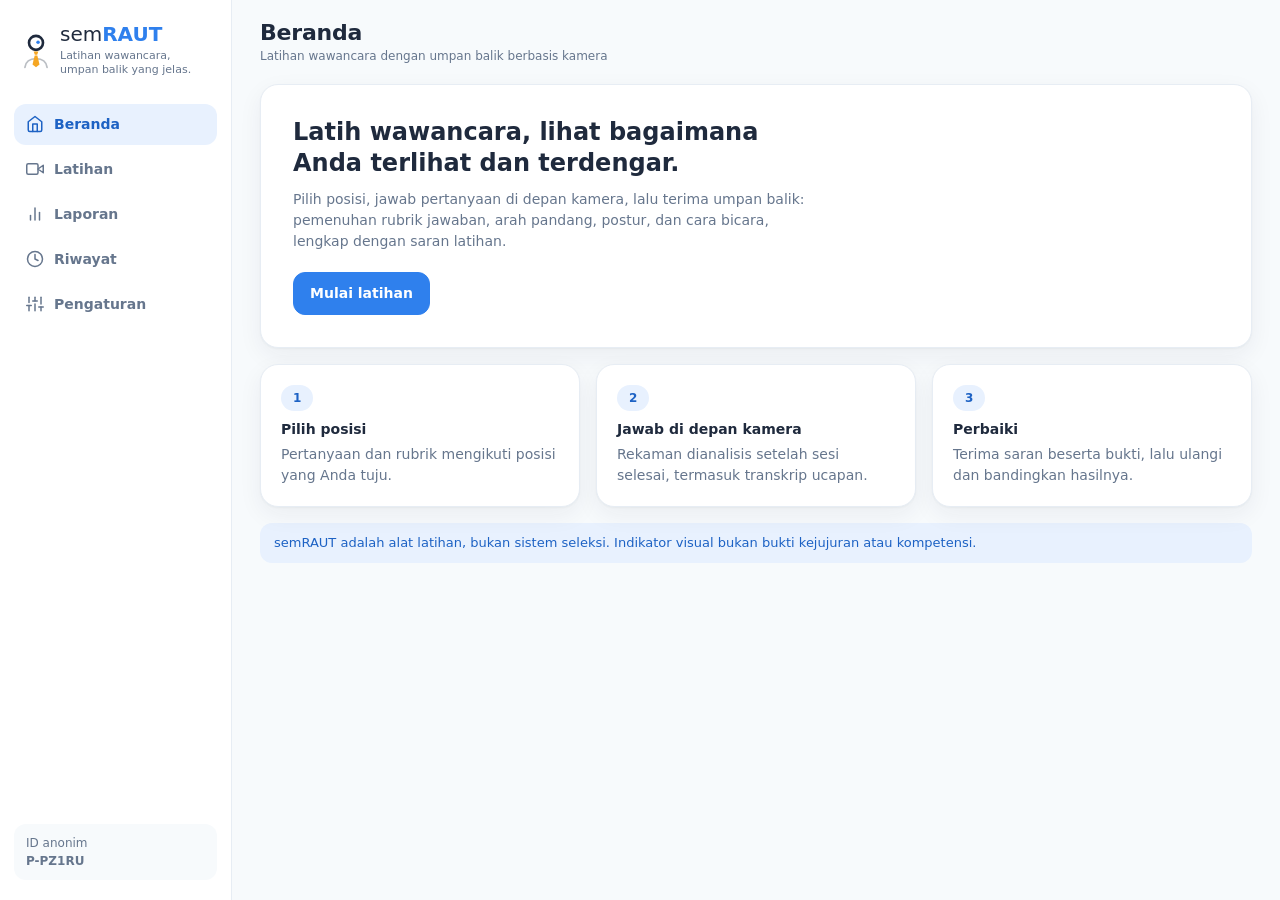
<file: web/index.html>
<!doctype html>
<html lang="id" data-theme="langit">
<head>
  <meta charset="utf-8"><meta name="viewport" content="width=device-width,initial-scale=1">
  <title>Beranda</title>
  <link rel="icon" href="assets/img/favicon.svg">
  <link rel="stylesheet" href="assets/css/tokens.css">
  <link rel="stylesheet" href="assets/css/base.css">
  <link rel="stylesheet" href="assets/css/components.css">
  <link rel="stylesheet" href="assets/css/pages/home.css">
</head>
<body data-root="">
  <div id="content" class="stack">
    <section class="card hero">
      <h2>Latih wawancara, lihat bagaimana Anda terlihat dan terdengar.</h2>
      <p class="muted">Pilih posisi, jawab pertanyaan di depan kamera, lalu terima umpan balik: pemenuhan rubrik jawaban, arah pandang, postur, dan cara bicara, lengkap dengan saran latihan.</p>
      <a class="btn primary" href="pages/roles.html">Mulai latihan</a>
    </section>
    <section class="grid g3">
      <div class="card"><span class="chip">1</span><h3>Pilih posisi</h3><p class="muted">Pertanyaan dan rubrik mengikuti posisi yang Anda tuju.</p></div>
      <div class="card"><span class="chip">2</span><h3>Jawab di depan kamera</h3><p class="muted">Rekaman dianalisis setelah sesi selesai, termasuk transkrip ucapan.</p></div>
      <div class="card"><span class="chip">3</span><h3>Perbaiki</h3><p class="muted">Terima saran beserta bukti, lalu ulangi dan bandingkan hasilnya.</p></div>
    </section>
    <section class="card last" id="lastCard" hidden>
      <div><div class="muted small">Laporan terakhir</div><b id="lastRole"></b><div class="muted small" id="lastDate"></div></div>
      <div><b class="last-score" id="lastScore"></b><div class="muted small">pemenuhan rubrik</div></div>
      <a class="btn" id="lastLink" href="#">Buka laporan</a>
    </section>
    <p class="banner">semRAUT adalah alat latihan, bukan sistem seleksi. Indikator visual bukan bukti kejujuran atau kompetensi.</p>
  </div>
  <script type="module" src="assets/js/pages/home.js"></script>
</body>
</html>
</file>
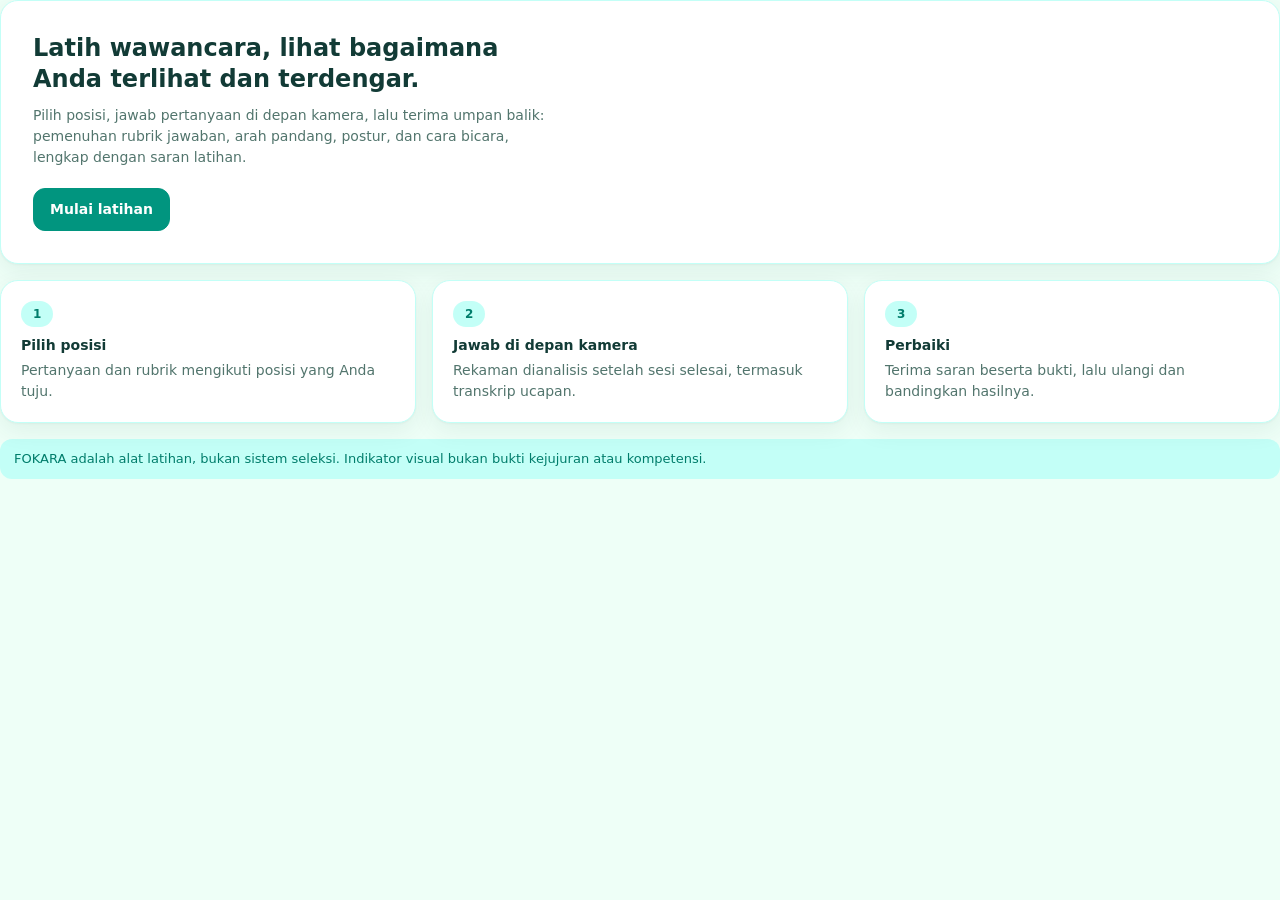
<file: frontend/web/index.html>
<!doctype html>
<html lang="id" data-theme="langit">

<head>
  <meta charset="utf-8">
  <meta name="viewport" content="width=device-width,initial-scale=1">

  <title>FOKARA</title>

  <link
    rel="icon"
    href="assets/img/favicon.svg"
  >

  <link
    rel="stylesheet"
    href="assets/css/tokens.css"
  >

  <link
    rel="stylesheet"
    href="assets/css/base.css"
  >

  <link
    rel="stylesheet"
    href="assets/css/components.css"
  >

  <link
    rel="stylesheet"
    href="assets/css/pages/home.css"
  >
</head>

<body data-root="">

  <div id="content" class="stack">

    <section class="card hero">

      <h2>
        Latih wawancara, lihat bagaimana Anda terlihat dan terdengar.
      </h2>

      <p class="muted">
        Pilih posisi, jawab pertanyaan di depan kamera, lalu terima
        umpan balik: pemenuhan rubrik jawaban, arah pandang, postur,
        dan cara bicara, lengkap dengan saran latihan.
      </p>

      <a class="btn primary" href="pages/roles.html">
        Mulai latihan
      </a>

    </section>

    <section class="grid g3">

      <div class="card">
        <span class="chip">1</span>
        <h3>Pilih posisi</h3>
        <p class="muted">
          Pertanyaan dan rubrik mengikuti posisi yang Anda tuju.
        </p>
      </div>

      <div class="card">
        <span class="chip">2</span>
        <h3>Jawab di depan kamera</h3>
        <p class="muted">
          Rekaman dianalisis setelah sesi selesai, termasuk transkrip ucapan.
        </p>
      </div>

      <div class="card">
        <span class="chip">3</span>
        <h3>Perbaiki</h3>
        <p class="muted">
          Terima saran beserta bukti, lalu ulangi dan bandingkan hasilnya.
        </p>
      </div>

    </section>

    <section class="card last" id="lastCard" hidden>

      <div>
        <div class="muted small">Laporan terakhir</div>
        <b id="lastRole"></b>
        <div class="muted small" id="lastDate"></div>
      </div>

      <div>
        <b class="last-score" id="lastScore"></b>
        <div class="muted small">pemenuhan rubrik</div>
      </div>

      <a class="btn" id="lastLink" href="#">
        Buka laporan
      </a>

    </section>

    <p class="banner">
      FOKARA adalah alat latihan, bukan sistem seleksi.
      Indikator visual bukan bukti kejujuran atau kompetensi.
    </p>

  </div>

  <script
    type="module"
    src="assets/js/pages/home.js"
  ></script>

</body>
</html>
</file>
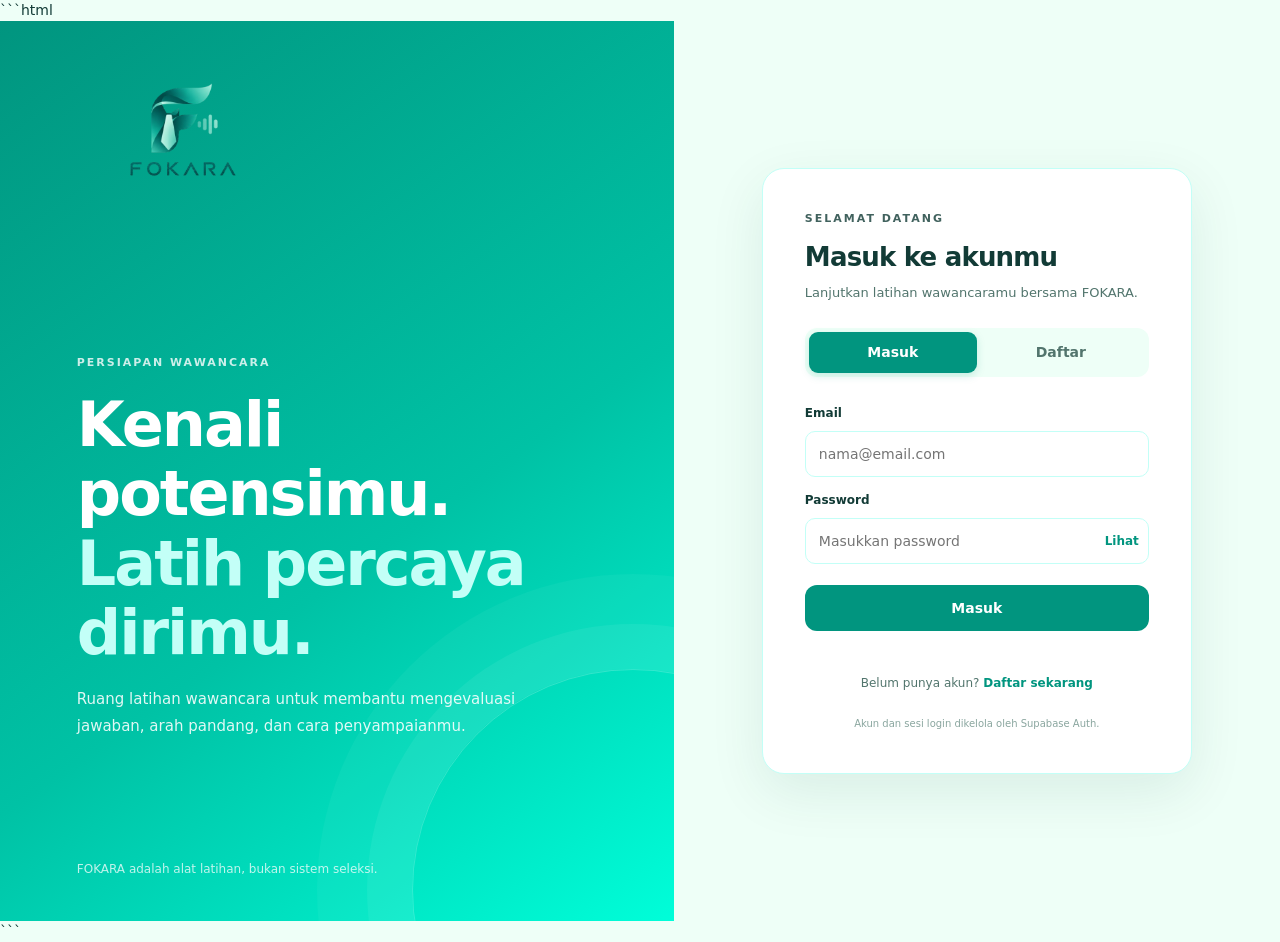
<file: frontend/web/login.html>
```html
<!doctype html>
<html lang="id" data-theme="langit">

<head>
  <meta charset="utf-8">
  <meta name="viewport" content="width=device-width,initial-scale=1">
  <meta name="theme-color" content="#01957F">

  <title>Masuk · FOKARA</title>

  <link rel="icon" href="assets/img/favicon.svg">
  <link rel="stylesheet" href="assets/css/tokens.css">
  <link rel="stylesheet" href="assets/css/base.css">
  <link rel="stylesheet" href="assets/css/components.css">
  <link rel="stylesheet" href="assets/css/pages/auth.css">

  <style>
    .auth-brand {
      display: inline-flex;
      align-items: center;
      text-decoration: none;
      margin-bottom: 32px;
    }

    .auth-logo {
      display: block;
      width: 210px;
      max-width: 100%;
      height: auto;
      object-fit: contain;
    }

    .auth-disclaimer {
      line-height: 1.6;
    }

    @media (max-width: 768px) {
      .auth-logo {
        width: 175px;
      }
    }
  </style>
</head>

<body class="auth-page" data-root="">

  <main class="auth-layout">

    <!-- BAGIAN INTRO / BRAND -->
    <section class="auth-intro">

      <a class="auth-brand" href="login.html" aria-label="FOKARA">
        <img
          src="assets/img/fokara-logo.png"
          alt="FOKARA"
          class="auth-logo"
        >
      </a>

      <div class="auth-intro-copy">
        <span class="auth-kicker">PERSIAPAN WAWANCARA</span>

        <h1>
          Kenali potensimu.<br>
          <span>Latih percaya dirimu.</span>
        </h1>

        <p>
          Ruang latihan wawancara untuk membantu mengevaluasi jawaban,
          arah pandang, dan cara penyampaianmu.
        </p>
      </div>

      <p class="auth-disclaimer">
        FOKARA adalah alat latihan, bukan sistem seleksi.
      </p>

    </section>


    <!-- BAGIAN FORM LOGIN -->
    <section class="auth-panel-wrap">

      <div class="auth-panel">

        <div class="auth-heading">
          <span class="auth-kicker">SELAMAT DATANG</span>

          <h2 id="formTitle">Masuk ke akunmu</h2>

          <p id="formSubtitle">
            Lanjutkan latihan wawancaramu bersama FOKARA.
          </p>
        </div>


        <!-- TAB LOGIN DAN REGISTER -->
        <div class="auth-tabs" role="tablist" aria-label="Jenis autentikasi">

          <button
            class="auth-tab active"
            id="loginTab"
            type="button"
          >
            Masuk
          </button>

          <button
            class="auth-tab"
            id="registerTab"
            type="button"
          >
            Daftar
          </button>

        </div>


        <!-- FORM AUTENTIKASI -->
        <form
          id="authForm"
          class="auth-form"
          method="post"
          action="#"
          onsubmit="return false;"
        >

          <!-- NAMA LENGKAP -->
          <div id="nameWrap" hidden>
            <label for="fullName">Nama lengkap</label>

            <input
              id="fullName"
              name="fullName"
              type="text"
              placeholder="Nama lengkap"
              autocomplete="name"
              minlength="2"
            >
          </div>


          <!-- EMAIL -->
          <label for="email">Email</label>

          <input
            id="email"
            name="email"
            type="email"
            placeholder="nama@email.com"
            autocomplete="email"
            required
          >


          <!-- PASSWORD -->
          <label for="password">Password</label>

          <div class="password-wrap">

            <input
              id="password"
              name="password"
              type="password"
              placeholder="Masukkan password"
              autocomplete="current-password"
              minlength="8"
              required
            >

            <button
              type="button"
              id="togglePassword"
              class="password-toggle"
              aria-label="Tampilkan password"
            >
              Lihat
            </button>

          </div>


          <!-- KONFIRMASI PASSWORD -->
          <div id="confirmWrap" hidden>

            <label for="confirmPassword">
              Konfirmasi password
            </label>

            <input
              id="confirmPassword"
              name="confirmPassword"
              type="password"
              placeholder="Ulangi password"
              autocomplete="new-password"
              minlength="8"
            >

          </div>


          <!-- TOMBOL SUBMIT -->
          <button
            id="submitBtn"
            class="btn primary auth-submit"
            type="submit"
          >
            Masuk
          </button>


          <!-- PESAN AUTENTIKASI -->
          <p
            id="authMessage"
            class="auth-message"
            role="status"
            aria-live="polite"
          ></p>

        </form>


        <!-- PINDAH LOGIN / REGISTER -->
        <p class="auth-switch" id="switchText">

          <span id="switchPrompt">
            Belum punya akun?
          </span>

          <button
            type="button"
            id="switchMode"
          >
            Daftar sekarang
          </button>

        </p>


        <!-- INFORMASI KEAMANAN -->
        <p class="auth-security">
          Akun dan sesi login dikelola oleh Supabase Auth.
        </p>

      </div>

    </section>

  </main>


  <!-- JAVASCRIPT AUTENTIKASI -->
  <script
    type="module"
    src="assets/js/pages/login.js"
  ></script>

</body>
</html>
```
</file>
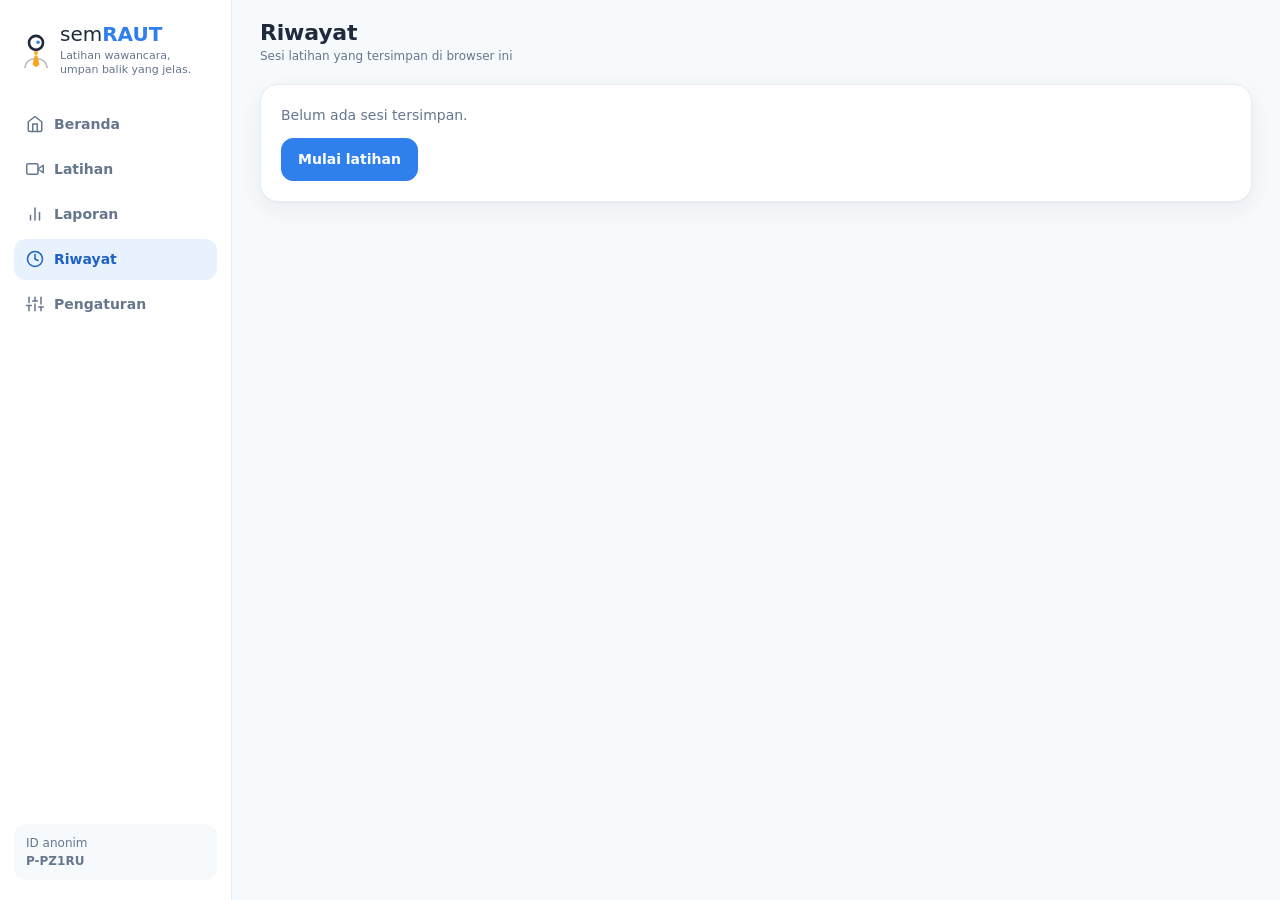
<file: web/pages/history.html>
<!doctype html>
<html lang="id" data-theme="langit">
<head>
  <meta charset="utf-8"><meta name="viewport" content="width=device-width,initial-scale=1">
  <title>Riwayat</title>
  <link rel="icon" href="../assets/img/favicon.svg">
  <link rel="stylesheet" href="../assets/css/tokens.css">
  <link rel="stylesheet" href="../assets/css/base.css">
  <link rel="stylesheet" href="../assets/css/components.css">
  <link rel="stylesheet" href="../assets/css/pages/history.css">
</head>
<body data-root="../">
  <div id="content">
    <section class="card" id="empty" hidden>
      <p class="muted">Belum ada sesi tersimpan.</p>
      <a class="btn primary" href="roles.html" style="margin-top:12px">Mulai latihan</a>
    </section>
    <div class="stack" id="wrap" hidden>
      <div class="h-head"><h2>Tren antar percobaan</h2><select id="roleSel"></select></div>
      <section class="grid g2">
        <div class="card"><h3 class="ch">Pemenuhan rubrik dan fokus pandangan (%)</h3><div id="chartA"></div></div>
        <div class="card"><h3 class="ch">Kejadian arah kepala (kali)</h3><div id="chartB"></div></div>
      </section>
      <p class="muted small">Tren menunjukkan perubahan indikator antar percobaan dan bukan bukti sebab-akibat. Untuk kejadian arah kepala, semakin sedikit semakin sesuai target latihan.</p>
      <section class="card">
        <h2 style="margin-bottom:8px">Semua sesi</h2>
        <div class="tw"><table class="tbl" id="tbl"></table></div>
      </section>
    </div>
  </div>
  <script type="module" src="../assets/js/pages/history.js"></script>
</body>
</html>
</file>
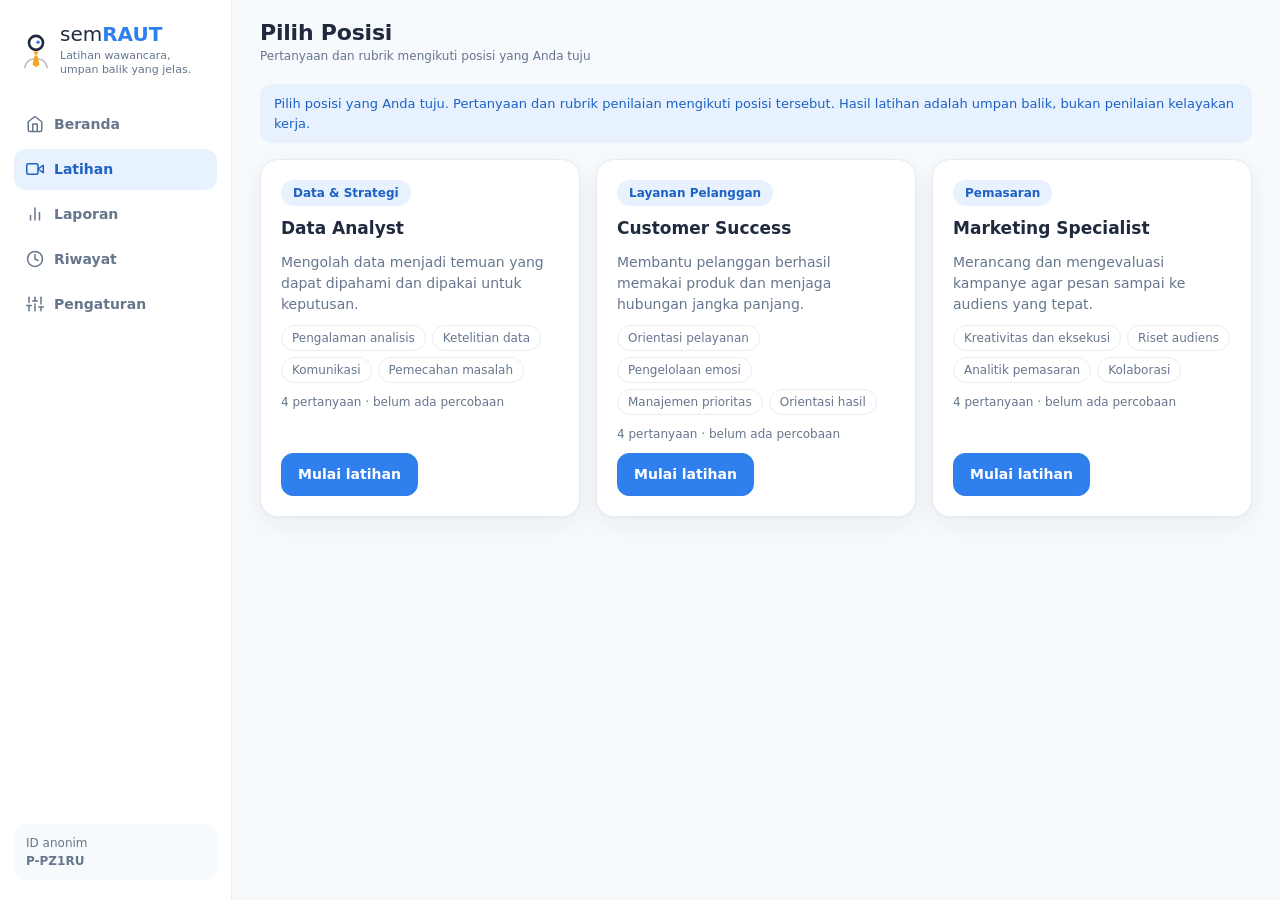
<file: web/pages/interview.html>
<!doctype html>
<html lang="id" data-theme="langit">
<head>
  <meta charset="utf-8"><meta name="viewport" content="width=device-width,initial-scale=1">
  <title>Sesi Latihan</title>
  <link rel="icon" href="../assets/img/favicon.svg">
  <link rel="stylesheet" href="../assets/css/tokens.css">
  <link rel="stylesheet" href="../assets/css/base.css">
  <link rel="stylesheet" href="../assets/css/components.css">
  <link rel="stylesheet" href="../assets/css/pages/interview.css">
</head>
<body data-root="../">
  <div id="content" class="session">
    <section class="left">
      <div class="card video">
        <video id="cam" autoplay muted playsinline></video>
        <div class="ph" id="ph">
          <p id="phText">Kamera belum aktif</p>
          <button class="btn" id="previewBtn">Aktifkan kamera</button>
        </div>
        <div class="guide" id="guide" hidden></div>
        <div class="vtag" id="vtag" hidden><i></i><span id="timer">00:00 / 02:00</span></div>
        <div class="proc" id="proc" hidden>
          <div class="proc-box">
            <h3>Memproses sesi</h3>
            <p class="muted" id="procMsg">Mengirim rekaman…</p>
            <div class="bar"><i id="procBar" style="width:0;background:var(--accent)"></i></div>
            <button class="btn" id="retryBtn" hidden onclick="location.reload()">Muat ulang</button>
          </div>
        </div>
      </div>
      <div class="card tipbar">
        <span class="tipt">Tips</span>
        <span>Wajah di tengah bingkai</span>
        <span>Cahaya dari depan</span>
        <span>Kamera sejajar mata</span>
        <span>Tatap kamera seolah itu pewawancara</span>
      </div>
    </section>

    <aside class="card qside">
      <div class="qs-head"><h2>Daftar pertanyaan</h2><span class="chip" id="qCount"></span></div>
      <div class="progress"><i id="prog"></i></div>
      <div class="qs-body" id="qBody"></div>
      <div class="qs-foot">
        <label class="check" id="consentRow">
          <input type="checkbox" id="consent">
          <span>Saya setuju rekaman dikirim ke server untuk dianalisis dan dihapus setelah selesai.</span>
        </label>
        <button class="btn primary block" id="startBtn">Mulai sesi</button>
        <button class="btn primary block" id="nextBtn" hidden>Pertanyaan berikutnya</button>
      </div>
    </aside>
  </div>
  <script type="module" src="../assets/js/pages/interview.js"></script>
</body>
</html>
</file>
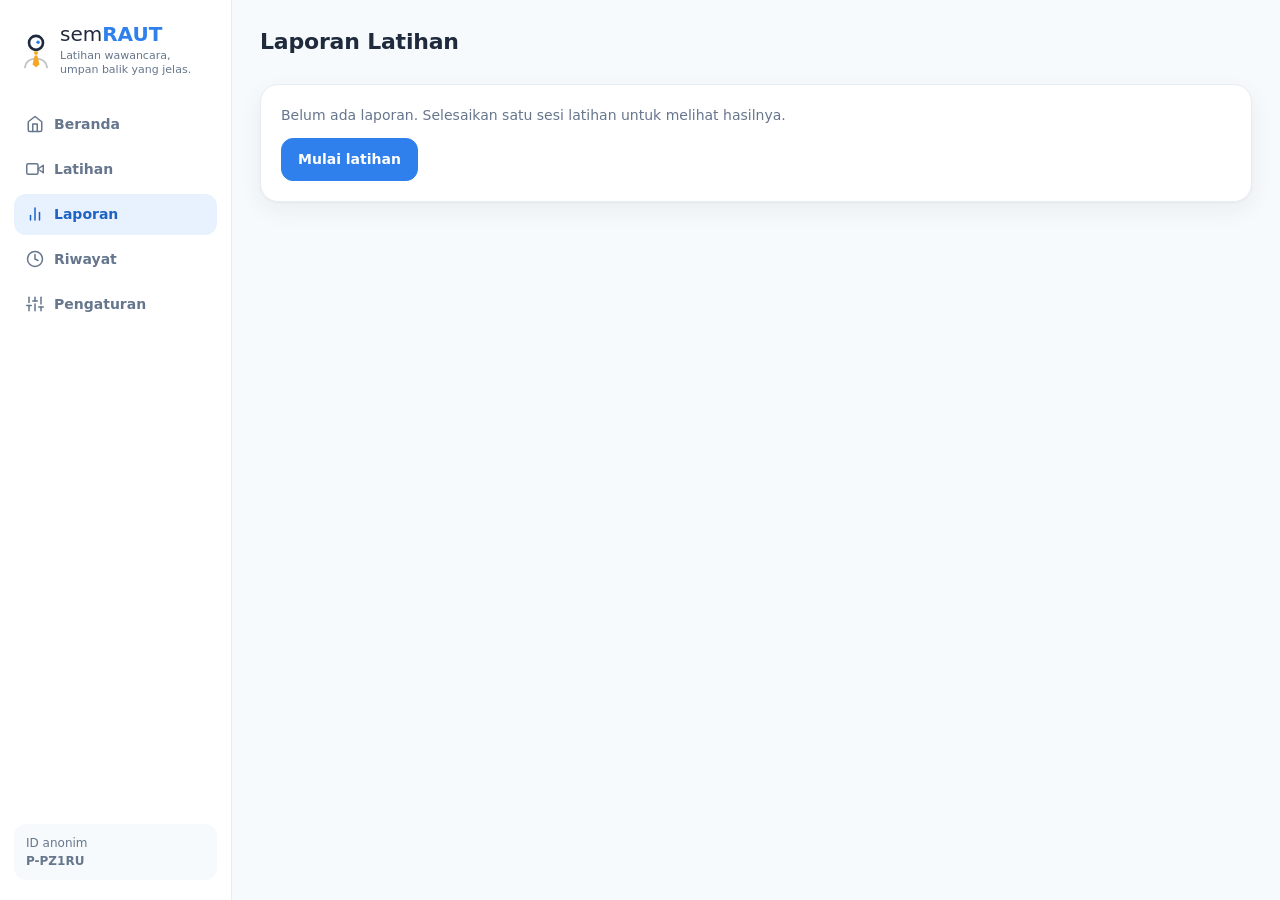
<file: web/pages/report.html>
<!doctype html>
<html lang="id" data-theme="langit">
<head>
  <meta charset="utf-8"><meta name="viewport" content="width=device-width,initial-scale=1">
  <title>Laporan</title>
  <link rel="icon" href="../assets/img/favicon.svg">
  <link rel="stylesheet" href="../assets/css/tokens.css">
  <link rel="stylesheet" href="../assets/css/base.css">
  <link rel="stylesheet" href="../assets/css/components.css">
  <link rel="stylesheet" href="../assets/css/pages/report.css">
</head>
<body data-root="../">
  <div id="content">
    <section class="card" id="empty" hidden>
      <p class="muted">Belum ada laporan. Selesaikan satu sesi latihan untuk melihat hasilnya.</p>
      <a class="btn primary" href="roles.html" style="margin-top:12px">Mulai latihan</a>
    </section>

    <div class="stack" id="wrap" hidden>
      <p class="banner">Hasil ini adalah umpan balik latihan, bukan penilaian kelayakan kerja. Arah pandang dan arah kepala bukan bukti kejujuran atau kompetensi.</p>

      <section class="grid top-grid">
        <div class="card" id="ringkas"></div>
        <div class="card">
          <h2>Saran latihan</h2>
          <ul class="saran" id="saran"></ul>
          <div id="kekuatan" class="kekuatan"></div>
        </div>
      </section>

      <section class="card"><h2 style="margin-bottom:8px">Rubrik jawaban</h2><div id="rubrik"></div></section>

      <section class="ind-grid">
        <div class="card"><h2>Indikator visual</h2><div id="aspek"></div></div>
        <div class="stack">
          <div class="card"><h2 style="margin-bottom:6px">Fokus pandangan per pertanyaan (%)</h2><div id="trenFokus"></div></div>
          <div class="card"><h2 style="margin-bottom:6px">Kejadian arah kepala per pertanyaan</h2><div id="trenKepala"></div></div>
        </div>
      </section>

      <section class="card" id="banding" hidden>
        <h2 style="margin-bottom:8px">Perbandingan dengan percobaan sebelumnya</h2>
        <div id="bandingBody"></div>
      </section>

      <section class="card">
        <h2 style="margin-bottom:12px">Rincian per pertanyaan</h2>
        <div class="tabs" id="tabs"></div>
        <div id="qDetail"></div>
      </section>

      <div class="actions">
        <button class="btn" id="txtBtn">Unduh transkrip (.txt)</button>
        <button class="btn" id="printBtn">Cetak laporan</button>
        <a class="btn primary" id="againLink" href="roles.html">Latihan lagi</a>
      </div>
    </div>
  </div>
  <script type="module" src="../assets/js/pages/report.js"></script>
</body>
</html>
</file>
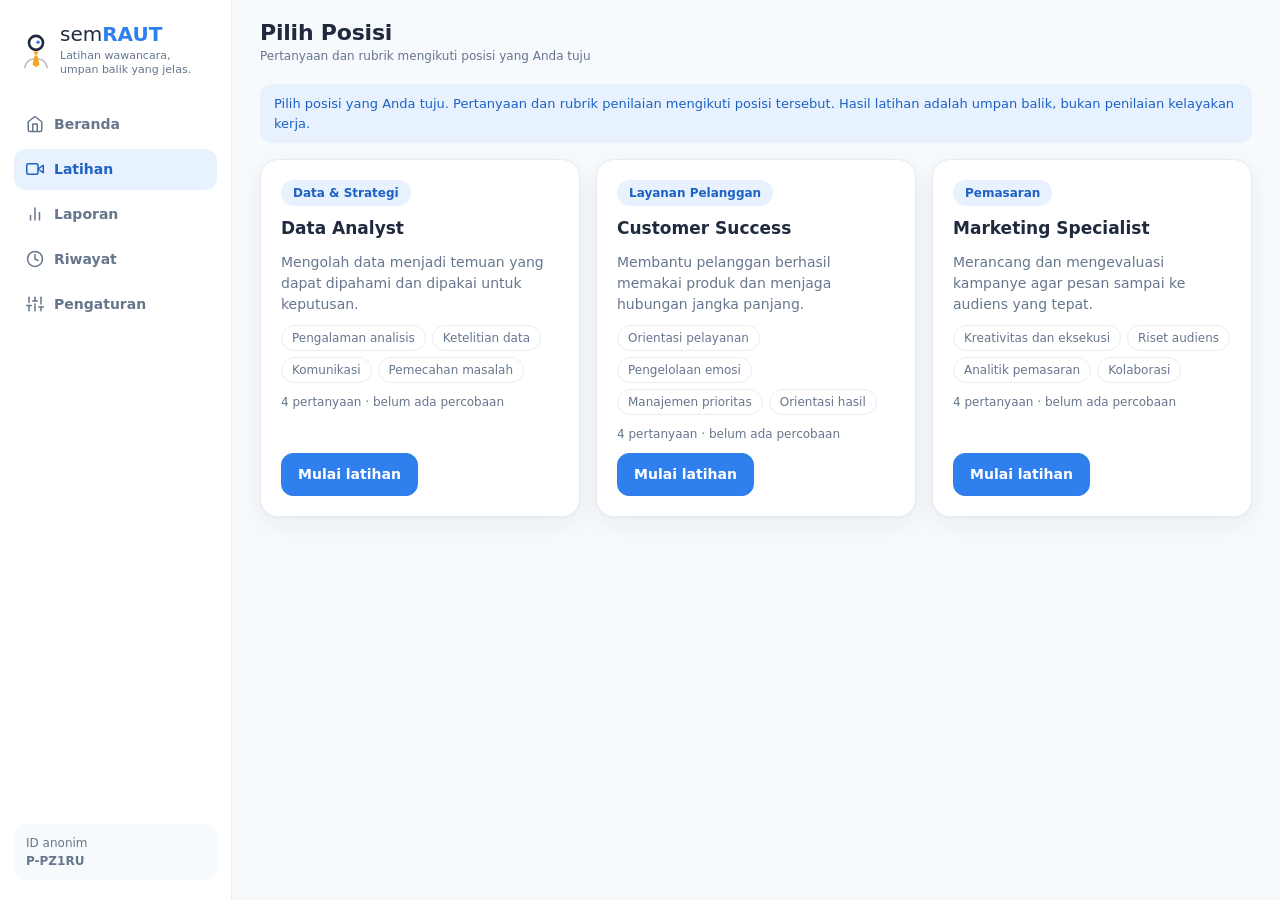
<file: web/pages/roles.html>
<!doctype html>
<html lang="id" data-theme="langit">
<head>
  <meta charset="utf-8"><meta name="viewport" content="width=device-width,initial-scale=1">
  <title>Pilih Posisi</title>
  <link rel="icon" href="../assets/img/favicon.svg">
  <link rel="stylesheet" href="../assets/css/tokens.css">
  <link rel="stylesheet" href="../assets/css/base.css">
  <link rel="stylesheet" href="../assets/css/components.css">
  <link rel="stylesheet" href="../assets/css/pages/roles.css">
</head>
<body data-root="../">
  <div id="content" class="stack">
    <p class="banner">Pilih posisi yang Anda tuju. Pertanyaan dan rubrik penilaian mengikuti posisi tersebut. Hasil latihan adalah umpan balik, bukan penilaian kelayakan kerja.</p>
    <section class="grid g3" id="roleGrid"></section>
  </div>
  <script type="module" src="../assets/js/pages/roles.js"></script>
</body>
</html>
</file>
<file: web/assets/css/tokens.css>
:root {
  --font: "Plus Jakarta Sans", Inter, system-ui, -apple-system, "Segoe UI", sans-serif;
  --r-lg: 18px; --r-md: 12px; --r-sm: 8px;
  --shadow: 0 1px 2px rgba(31,42,61,.04), 0 8px 24px rgba(31,42,61,.06);

  --bg: #f7fafc;  --surface: #ffffff;
  --ink: #1f2a3d; --muted: #66768d; --line: #e7edf4;
  --good: #22a37a; --warn: #f0a020; --bad: #e5586a;
}

/* Tema: ganti lewat <html data-theme="..."> */
:root, [data-theme="langit"] { --accent:#2f80ed; --accent-strong:#1d62c4; --accent-soft:#e8f1fe; --tie:#f5a623; }
[data-theme="mint"]          { --accent:#14a38b; --accent-strong:#0d7f6c; --accent-soft:#e3f6f2; --tie:#f5736a; }
[data-theme="persik"]        { --accent:#f0784a; --accent-strong:#cf5a2e; --accent-soft:#fff0e8; --tie:#3b82f6; }
</file>
<file: web/assets/css/base.css>
*{box-sizing:border-box;margin:0;padding:0}
[hidden]{display:none!important}
body{font-family:var(--font);background:var(--bg);color:var(--ink);font-size:14px;line-height:1.5}
a{color:inherit;text-decoration:none}
button,select,input{font:inherit}
button{cursor:pointer}
h1{font-size:22px;letter-spacing:-.2px}
h2{font-size:16px}
h3{font-size:14px}
.muted{color:var(--muted)}
.small{font-size:12px}

.app{display:grid;grid-template-columns:232px 1fr;min-height:100vh}
.side{position:sticky;top:0;height:100vh;background:var(--surface);border-right:1px solid var(--line);
  padding:20px 14px;display:flex;flex-direction:column;gap:6px}
.brand{display:flex;align-items:center;gap:10px;padding:4px 8px 20px}
.logo{width:28px;height:40px;flex:none;color:var(--ink)}
.logo svg{width:100%;height:100%;display:block}
.wordmark{display:block;font-size:20px;line-height:1;white-space:nowrap}
.wordmark .w1{font-weight:500}
.wordmark .w2{font-weight:800;color:var(--accent)}
.tagline{display:block;margin-top:5px;font-size:11px;color:var(--muted);line-height:1.3;max-width:140px}
.nav{display:flex;flex-direction:column;gap:4px}
.nav a{display:flex;align-items:center;gap:10px;padding:10px 12px;border-radius:var(--r-md);color:var(--muted);font-weight:600}
.nav a:hover,.nav a.on{background:var(--accent-soft);color:var(--accent-strong)}
.nav svg{width:18px;height:18px;fill:none;stroke:currentColor;stroke-width:2;stroke-linecap:round;stroke-linejoin:round;flex:none}
.main{padding:0 28px 32px;min-width:0}
.top{display:flex;align-items:center;height:84px}

@media(max-width:800px){
  .app{grid-template-columns:1fr}
  .side{position:fixed;inset:auto 0 0 0;height:auto;flex-direction:row;padding:6px 10px;z-index:20;border-right:0;border-top:1px solid var(--line)}
  .brand{display:none}
  .nav{flex-direction:row;width:100%;justify-content:space-around}
  .nav a span{display:none}
  .main{padding:0 16px 90px}
}
@media print{.side,.btn,.tabs{display:none!important}.app{display:block}.main{padding:0}}
</file>
<file: web/assets/css/components.css>
.card{background:var(--surface);border:1px solid var(--line);border-radius:var(--r-lg);box-shadow:var(--shadow);padding:20px}
.stack>*+*{margin-top:16px}
.grid{display:grid;gap:16px}
.g2{grid-template-columns:1fr 1fr}
.g3{grid-template-columns:repeat(3,1fr)}
@media(max-width:900px){.g2,.g3{grid-template-columns:1fr}}

.btn{display:inline-flex;align-items:center;gap:8px;border:1px solid var(--line);background:var(--surface);color:var(--ink);
  border-radius:var(--r-md);padding:10px 16px;font-weight:600;transition:.15s}
.btn:hover:not(:disabled){border-color:var(--accent);color:var(--accent-strong)}
.btn.primary{background:var(--accent);border-color:var(--accent);color:#fff}
.btn.primary:hover:not(:disabled){background:var(--accent-strong);border-color:var(--accent-strong);color:#fff}
.btn:disabled{opacity:.5;cursor:not-allowed}

.badge{display:inline-block;padding:3px 12px;border-radius:99px;font-size:12px;font-weight:700}
.badge.good{background:color-mix(in srgb,var(--good) 14%,#fff);color:var(--good)}
.badge.warn{background:color-mix(in srgb,var(--warn) 18%,#fff);color:#b27300}
.badge.bad{background:color-mix(in srgb,var(--bad) 14%,#fff);color:var(--bad)}
.chip{display:inline-block;padding:4px 12px;border-radius:99px;background:var(--accent-soft);color:var(--accent-strong);font-size:12px;font-weight:600}

.bar{height:8px;border-radius:99px;background:var(--line);overflow:hidden}
.bar i{display:block;height:100%;border-radius:99px}
.tabs{display:flex;gap:6px;flex-wrap:wrap;margin-bottom:14px}
.tab{border:1px solid var(--line);background:var(--surface);border-radius:99px;padding:5px 14px;font-weight:600;color:var(--muted)}
.tab.on{background:var(--accent);border-color:var(--accent);color:#fff}

.toast{position:fixed;bottom:24px;left:50%;transform:translate(-50%,16px);background:var(--ink);color:#fff;
  padding:10px 16px;border-radius:var(--r-md);opacity:0;transition:.25s;pointer-events:none;z-index:50}
.toast.show{opacity:1;transform:translate(-50%,0)}
.banner{background:var(--accent-soft);color:var(--accent-strong);border-radius:var(--r-md);padding:10px 14px;font-size:13px}
.tw{overflow-x:auto}
.tbl{width:100%;border-collapse:collapse;font-size:13px}
.tbl th,.tbl td{padding:10px 8px;text-align:left;border-bottom:1px solid var(--line)}
.tbl th{color:var(--muted);font-weight:600}
.legend{display:flex;gap:14px;flex-wrap:wrap;margin:8px 0 12px}
.legend i{display:inline-block;width:10px;height:10px;border-radius:3px;margin-right:6px}
.pid{margin-top:auto;padding:10px 12px;border-radius:var(--r-md);background:var(--bg);line-height:1.5}
select{border:1px solid var(--line);border-radius:var(--r-sm);padding:7px 10px;background:var(--surface);font:inherit}
@media(max-width:800px){.pid{display:none}}
.top{gap:12px}
.top-title h1{line-height:1.25}
.top-actions{margin-left:auto;display:flex;align-items:center;gap:10px}
.icon-btn{width:38px;height:38px;flex:none;display:grid;place-items:center;border-radius:var(--r-md);
  border:1px solid var(--line);background:var(--surface);color:var(--ink)}
.icon-btn svg{width:18px;height:18px;fill:none;stroke:currentColor;stroke-width:2;stroke-linecap:round;stroke-linejoin:round}
.icon-btn:hover{border-color:var(--accent);color:var(--accent-strong)}
.pill{display:inline-flex;align-items:center;gap:8px;border-radius:var(--r-md);padding:9px 14px;font-weight:700;font-size:13px}
.pill.idle{background:var(--bg);border:1px solid var(--line);color:var(--muted)}
.pill.live{background:var(--bad);color:#fff}
.pill.live i{width:8px;height:8px;border-radius:50%;background:#fff;animation:bl 1.2s infinite}
@keyframes bl{50%{opacity:.3}}
</file>
<file: web/assets/css/pages/home.css>
.hero{padding:32px}
.hero h2{font-size:24px;line-height:1.3;max-width:520px}
.hero p{max-width:520px;margin:10px 0 20px}
.card h3{margin:8px 0 4px}
.last{display:flex;align-items:center;gap:20px;justify-content:space-between}
.last-score{font-size:32px;color:var(--accent-strong)}
</file>
<file: frontend/web/assets/css/tokens.css>
:root {
  --font: "Plus Jakarta Sans", Inter, system-ui, -apple-system, "Segoe UI", sans-serif;
  --r-lg: 18px; --r-md: 12px; --r-sm: 8px;
  --shadow: 0 1px 2px rgba(1,64,54,.04), 0 8px 24px rgba(1,64,54,.07);

  --bg: #EEFFF7; --surface: #FFFFFF;
  --ink: #123B36; --muted: #52756D; --line: #C3FFF7;
  --good: #01957F; --warn: #C18A36; --bad: #C65B65;
}

/* Palet semRAUT: hijau tua, mint, aqua, dan putih kehijauan */
:root, [data-theme="langit"], [data-theme="mint"], [data-theme="persik"] {
  --accent: #01957F;
  --accent-strong: #007D6B;
  --accent-soft: #C3FFF7;
  --tie: #00C2A5;
}
</file>
<file: frontend/web/assets/css/base.css>
*{box-sizing:border-box;margin:0;padding:0}
[hidden]{display:none!important}
body{font-family:var(--font);background:var(--bg);color:var(--ink);font-size:14px;line-height:1.5}
a{color:inherit;text-decoration:none}
button,select,input{font:inherit}
button{cursor:pointer}
h1{font-size:22px;letter-spacing:-.2px}
h2{font-size:16px}
h3{font-size:14px}
.muted{color:var(--muted)}
.small{font-size:12px}

.app{display:grid;grid-template-columns:232px 1fr;min-height:100vh}
.side{position:sticky;top:0;height:100vh;background:var(--surface);border-right:1px solid var(--line);
  padding:20px 14px;display:flex;flex-direction:column;gap:6px}
.brand{display:flex;align-items:center;gap:10px;padding:4px 8px 20px}
.logo{width:28px;height:40px;flex:none;color:var(--ink)}
.logo svg{width:100%;height:100%;display:block}
.wordmark{display:block;font-size:20px;line-height:1;white-space:nowrap}
.wordmark .w1{font-weight:500}
.wordmark .w2{font-weight:800;color:var(--accent)}
.tagline{display:block;margin-top:5px;font-size:11px;color:var(--muted);line-height:1.3;max-width:140px}
.nav{display:flex;flex-direction:column;gap:4px}
.nav a{display:flex;align-items:center;gap:10px;padding:10px 12px;border-radius:var(--r-md);color:var(--muted);font-weight:600}
.nav a:hover,.nav a.on{background:var(--accent-soft);color:var(--accent-strong)}
.nav svg{width:18px;height:18px;fill:none;stroke:currentColor;stroke-width:2;stroke-linecap:round;stroke-linejoin:round;flex:none}
.main{padding:0 28px 32px;min-width:0}
.top{display:flex;align-items:center;height:84px}

@media(max-width:800px){
  .app{grid-template-columns:1fr}
  .side{position:fixed;inset:auto 0 0 0;height:auto;flex-direction:row;padding:6px 10px;z-index:20;border-right:0;border-top:1px solid var(--line)}
  .brand{display:none}
  .nav{flex-direction:row;width:100%;justify-content:space-around}
  .nav a span{display:none}
  .main{padding:0 16px 90px}
}
@media print{.side,.btn,.tabs{display:none!important}.app{display:block}.main{padding:0}}
</file>
<file: frontend/web/assets/css/components.css>
.card{background:var(--surface);border:1px solid var(--line);border-radius:var(--r-lg);box-shadow:var(--shadow);padding:20px}
.stack>*+*{margin-top:16px}
.grid{display:grid;gap:16px}
.g2{grid-template-columns:1fr 1fr}
.g3{grid-template-columns:repeat(3,1fr)}
@media(max-width:900px){.g2,.g3{grid-template-columns:1fr}}

.btn{display:inline-flex;align-items:center;gap:8px;border:1px solid var(--line);background:var(--surface);color:var(--ink);
  border-radius:var(--r-md);padding:10px 16px;font-weight:600;transition:.15s}
.btn:hover:not(:disabled){border-color:var(--accent);color:var(--accent-strong)}
.btn.primary{background:var(--accent);border-color:var(--accent);color:#fff}
.btn.primary:hover:not(:disabled){background:var(--accent-strong);border-color:var(--accent-strong);color:#fff}
.btn:disabled{opacity:.5;cursor:not-allowed}

.badge{display:inline-block;padding:3px 12px;border-radius:99px;font-size:12px;font-weight:700}
.badge.good{background:color-mix(in srgb,var(--good) 14%,#fff);color:var(--good)}
.badge.warn{background:color-mix(in srgb,var(--warn) 18%,#fff);color:#b27300}
.badge.bad{background:color-mix(in srgb,var(--bad) 14%,#fff);color:var(--bad)}
.chip{display:inline-block;padding:4px 12px;border-radius:99px;background:var(--accent-soft);color:var(--accent-strong);font-size:12px;font-weight:600}

.bar{height:8px;border-radius:99px;background:var(--line);overflow:hidden}
.bar i{display:block;height:100%;border-radius:99px}
.tabs{display:flex;gap:6px;flex-wrap:wrap;margin-bottom:14px}
.tab{border:1px solid var(--line);background:var(--surface);border-radius:99px;padding:5px 14px;font-weight:600;color:var(--muted)}
.tab.on{background:var(--accent);border-color:var(--accent);color:#fff}

.toast{position:fixed;bottom:24px;left:50%;transform:translate(-50%,16px);background:var(--ink);color:#fff;
  padding:10px 16px;border-radius:var(--r-md);opacity:0;transition:.25s;pointer-events:none;z-index:50}
.toast.show{opacity:1;transform:translate(-50%,0)}
.banner{background:var(--accent-soft);color:var(--accent-strong);border-radius:var(--r-md);padding:10px 14px;font-size:13px}
.tw{overflow-x:auto}
.tbl{width:100%;border-collapse:collapse;font-size:13px}
.tbl th,.tbl td{padding:10px 8px;text-align:left;border-bottom:1px solid var(--line)}
.tbl th{color:var(--muted);font-weight:600}
.legend{display:flex;gap:14px;flex-wrap:wrap;margin:8px 0 12px}
.legend i{display:inline-block;width:10px;height:10px;border-radius:3px;margin-right:6px}
.pid{margin-top:auto;padding:10px 12px;border-radius:var(--r-md);background:var(--bg);line-height:1.5}
select{border:1px solid var(--line);border-radius:var(--r-sm);padding:7px 10px;background:var(--surface);font:inherit}
@media(max-width:800px){.pid{display:none}}
.top{gap:12px}
.top-title h1{line-height:1.25}
.top-actions{margin-left:auto;display:flex;align-items:center;gap:10px}
.icon-btn{width:38px;height:38px;flex:none;display:grid;place-items:center;border-radius:var(--r-md);
  border:1px solid var(--line);background:var(--surface);color:var(--ink)}
.icon-btn svg{width:18px;height:18px;fill:none;stroke:currentColor;stroke-width:2;stroke-linecap:round;stroke-linejoin:round}
.icon-btn:hover{border-color:var(--accent);color:var(--accent-strong)}
.pill{display:inline-flex;align-items:center;gap:8px;border-radius:var(--r-md);padding:9px 14px;font-weight:700;font-size:13px}
.pill.idle{background:var(--bg);border:1px solid var(--line);color:var(--muted)}
.pill.live{background:var(--bad);color:#fff}
.pill.live i{width:8px;height:8px;border-radius:50%;background:#fff;animation:bl 1.2s infinite}
@keyframes bl{50%{opacity:.3}}

/* =====================================================
   FOKARA BRAND LOGO
===================================================== */

.brand {
  display: flex;
  align-items: center;
  justify-content: center;
  padding: 12px;
  text-decoration: none;
}

.brand-logo {
  display: block;
  width: 145px;
  max-width: 100%;
  height: auto;
  object-fit: contain;
}

/* Responsive logo */

@media (max-width: 768px) {
  .brand-logo {
    width: 125px;
  }
}
</file>
<file: frontend/web/assets/css/pages/home.css>
.hero{padding:32px}
.hero h2{font-size:24px;line-height:1.3;max-width:520px}
.hero p{max-width:520px;margin:10px 0 20px}
.card h3{margin:8px 0 4px}
.last{display:flex;align-items:center;gap:20px;justify-content:space-between}
.last-score{font-size:32px;color:var(--accent-strong)}
</file>
<file: frontend/web/assets/css/pages/auth.css>
.auth-page{min-height:100vh;background:var(--bg)}
.auth-layout{min-height:100vh;display:grid;grid-template-columns:minmax(320px,1fr) minmax(420px,.9fr)}
.auth-intro{position:relative;display:flex;flex-direction:column;justify-content:space-between;gap:40px;padding:42px clamp(28px,6vw,88px);color:#fff;background:linear-gradient(145deg,#01957F 0%,#00C2A5 58%,#00FED9 100%);overflow:hidden}
.auth-intro:after{content:"";position:absolute;width:440px;height:440px;border:1px solid rgba(255,255,255,.2);border-radius:50%;right:-180px;bottom:-190px;box-shadow:0 0 0 45px rgba(255,255,255,.06),0 0 0 95px rgba(255,255,255,.04)}
.auth-brand{display:inline-flex;align-items:center;gap:12px;width:max-content;color:#fff;font-size:22px;font-weight:700;letter-spacing:-.5px}
.auth-brand>span:last-child>span{font-weight:400}
.auth-mark{width:38px;height:38px;display:grid;place-items:center;border:1px solid rgba(255,255,255,.65);border-radius:12px;font-size:25px}
.auth-intro-copy{position:relative;z-index:1;max-width:560px;margin:auto 0}
.auth-kicker{font-size:11px;font-weight:800;letter-spacing:2px;opacity:.8}
.auth-intro h1{font-size:clamp(36px,5vw,62px);line-height:1.12;letter-spacing:-2px;margin:18px 0}
.auth-intro h1 span{color:#C3FFF7}
.auth-intro-copy p{max-width:440px;color:rgba(255,255,255,.88);font-size:15px;line-height:1.8}
.auth-disclaimer{position:relative;z-index:1;color:rgba(255,255,255,.75);font-size:12px}
.auth-panel-wrap{display:grid;place-items:center;padding:36px 24px;background:#EEFFF7}
.auth-panel{width:min(100%,430px);padding:clamp(24px,4vw,42px);background:#fff;border:1px solid #C3FFF7;border-radius:22px;box-shadow:0 18px 55px rgba(1,64,54,.09)}
.auth-heading h2{font-size:26px;letter-spacing:-.8px;margin:10px 0 6px;color:#123B36}
.auth-heading p{color:#52756D;font-size:13px}
.auth-tabs{display:grid;grid-template-columns:1fr 1fr;padding:4px;margin:26px 0 22px;border-radius:12px;background:#EEFFF7}
.auth-tab{padding:10px;border:0;border-radius:9px;background:transparent;color:#52756D;font-weight:700}
.auth-tab.active{background:#01957F;color:#fff;box-shadow:0 3px 9px rgba(1,149,127,.18)}
.auth-form{display:flex;flex-direction:column;gap:9px}
.auth-form label{font-size:12px;font-weight:700;color:#123B36;margin-top:5px}
.auth-form input{width:100%;height:46px;padding:0 13px;border:1px solid #C3FFF7;border-radius:10px;background:#fff;color:#123B36;outline:none}
.auth-form input:focus{border-color:#01957F;box-shadow:0 0 0 3px rgba(0,194,165,.13)}
.password-wrap{position:relative}
.password-wrap input{padding-right:65px}
.password-toggle{position:absolute;right:10px;top:50%;transform:translateY(-50%);border:0;background:transparent;color:#01957F;font-size:12px;font-weight:700}
.auth-submit{width:100%;height:46px;justify-content:center;margin-top:12px;border:0}
.auth-submit:disabled{opacity:.65;cursor:wait}
.auth-message{min-height:18px;font-size:12px;color:#52756D}
.auth-message.error{color:#C65B65}
.auth-message.success{color:#01957F}
.auth-switch{text-align:center;margin-top:16px;color:#52756D;font-size:12px}
.auth-switch button{border:0;background:transparent;color:#01957F;font-weight:800}
.auth-security{text-align:center;margin-top:24px;color:#8AA69F;font-size:10px}
@media(max-width:760px){.auth-layout{grid-template-columns:1fr}.auth-intro{min-height:260px;padding:24px 26px 30px}.auth-intro-copy{margin:36px 0 0}.auth-intro h1{font-size:36px}.auth-intro-copy p{font-size:13px}.auth-disclaimer{margin-top:28px}.auth-panel-wrap{padding:24px 16px 40px}.auth-panel{box-shadow:none}}
</file>
<file: web/assets/css/pages/history.css>
.h-head{display:flex;justify-content:space-between;align-items:center;gap:12px}
.ch{margin-bottom:6px}
</file>
<file: web/assets/css/pages/interview.css>
/* Satu frame pada zoom 100%: dirancang untuk area tampilan mulai ±1280×560 px */
.main.compact{padding-bottom:14px}
.main.compact .top{height:64px}
.main.compact h1{font-size:18px}

.session{display:grid;grid-template-columns:minmax(0,1.75fr) minmax(300px,1fr);gap:14px;
  height:min(calc(100vh - 78px),780px);min-height:0}

/* Kiri: kamera + tips */
.left{display:flex;flex-direction:column;gap:12px;min-height:0;min-width:0}
.video{position:relative;flex:1;min-height:0;padding:0;overflow:hidden;display:grid;place-items:center;
  background:linear-gradient(135deg,var(--accent-soft),#dfe9f5)}
.video video{position:absolute;inset:0;width:100%;height:100%;object-fit:contain;background:#0f172a;display:none}
.ph{display:grid;gap:12px;justify-items:center;text-align:center;color:var(--muted);padding:20px}
.guide{position:absolute;inset:10% 36%;border:2px dashed rgba(255,255,255,.85);border-radius:50%;pointer-events:none}
.vtag{position:absolute;top:12px;right:12px;display:flex;align-items:center;gap:8px;background:rgba(15,23,42,.65);
  color:#fff;padding:5px 12px;border-radius:99px;font-size:12px;font-weight:700;font-variant-numeric:tabular-nums}
.vtag i{width:8px;height:8px;border-radius:50%;background:#ff4d4f;animation:bl 1.2s infinite}
.proc{position:absolute;inset:0;z-index:3;display:grid;place-items:center;background:rgba(247,250,252,.94)}
.proc-box{width:min(360px,80%);display:grid;gap:10px;text-align:center}
.tipbar{flex:none;display:flex;align-items:center;flex-wrap:wrap;gap:6px 16px;padding:10px 16px;font-size:12.5px;color:var(--muted)}
.tipt{background:var(--accent-soft);color:var(--accent-strong);font-weight:700;border-radius:99px;padding:2px 10px}

/* Kanan: daftar pertanyaan */
.qside{display:flex;flex-direction:column;min-height:0;padding:16px}
.qs-head{display:flex;justify-content:space-between;align-items:center;margin-bottom:10px}
.progress{height:5px;border-radius:99px;background:var(--line);overflow:hidden}
.progress i{display:block;height:100%;width:0;background:var(--accent);transition:width .3s}
.qs-body{flex:1;min-height:0;overflow:auto;margin:12px 0;display:grid;gap:10px;align-content:start}
.qs-foot{flex:none;display:grid;gap:10px}
.block{width:100%;justify-content:center}
.check{display:flex;gap:10px;align-items:flex-start;font-size:12.5px;line-height:1.4}
.check input{margin-top:2px;accent-color:var(--accent)}
.intro{border:1px dashed var(--line);border-radius:var(--r-md);padding:14px;display:grid;gap:6px}

.qcard{border:1px solid var(--line);border-radius:var(--r-md);padding:10px 12px;background:var(--surface)}
.qnum{display:inline-block;background:var(--accent-soft);color:var(--accent-strong);border-radius:8px;padding:2px 8px;font-weight:700;font-size:12px}
.qcard.done{display:flex;align-items:center;gap:10px;padding:8px 12px}
.qcard.done p{flex:1;min-width:0;white-space:nowrap;overflow:hidden;text-overflow:ellipsis;color:var(--muted);font-size:13px}
.qdone{flex:none;width:22px;height:22px;border-radius:50%;background:var(--good);color:#fff;display:grid;place-items:center;font-size:12px}
.qcard.on{background:var(--accent-soft);border-color:var(--accent)}
.qcard.on .qnum{background:var(--accent);color:#fff}
.qcard.on p{margin-top:8px;font-size:clamp(15px,2.4vh,18px);font-weight:700;line-height:1.4}
.qlock{text-align:center;padding:4px 8px}

/* Hanya untuk layar sangat sempit/pendek: boleh scroll */
@media (max-width:900px),(max-height:480px){
  .session{grid-template-columns:1fr;height:auto}
  .video{flex:none;min-height:260px;aspect-ratio:16/9}
  .qs-body{overflow:visible}
}
@media (max-width:800px){.main.compact{padding-bottom:90px}}
</file>
<file: web/assets/css/pages/report.css>
.top-grid{grid-template-columns:320px 1fr}
@media(max-width:900px){.top-grid{grid-template-columns:1fr}}

.big-pct{font-size:44px;font-weight:800;color:var(--accent-strong);line-height:1.1;margin:4px 0 10px}
.stackbar{display:flex;height:12px;border-radius:99px;overflow:hidden;background:var(--line)}
.stackbar i{display:block;height:100%}
.kual{margin:6px 0}

.saran{list-style:none;display:grid;gap:8px;margin:12px 0}
.saran li{background:var(--accent-soft);border-radius:var(--r-md);padding:10px 12px}
.saran li small{display:block;margin-top:4px}
.kekuatan{display:flex;gap:8px;flex-wrap:wrap}

.rub-q{padding:14px 0;border-bottom:1px solid var(--line)}
.rub-q:last-of-type{border:0}
.rub-head{display:flex;flex-direction:column;margin-bottom:8px}
.rub-row{display:grid;grid-template-columns:130px 1fr;gap:12px;align-items:start;padding:6px 0}
@media(max-width:600px){.rub-row{grid-template-columns:1fr}}

/* Indikator visual (kiri) + dua grafik bertumpuk (kanan) */
.ind-grid{display:grid;grid-template-columns:minmax(0,1.1fr) minmax(0,1fr);gap:16px;align-items:start}
@media(max-width:1000px){.ind-grid{grid-template-columns:1fr}}
.aspek{padding:14px 0;border-bottom:1px solid var(--line)}
.aspek:last-of-type{border:0}
.aspek-head{display:flex;gap:10px;align-items:baseline;margin-bottom:6px}
.aspek p{margin-top:6px}
.ml{margin-left:auto}

/* Rincian per pertanyaan: dua kolom */
.qd-head{margin-bottom:6px}
.qd-head p{margin-bottom:2px}
.qd{display:grid;grid-template-columns:minmax(0,1fr) minmax(0,1fr);gap:8px 32px;margin-top:8px}
@media(max-width:1000px){.qd{grid-template-columns:1fr}}
.qd h3{margin:14px 0 6px}
.qd>div>h3:first-child{margin-top:4px}
.tl-row{display:grid;grid-template-columns:100px 1fr;gap:10px;align-items:center;margin:8px 0}
.tl{position:relative;height:14px;border-radius:99px;background:var(--line);overflow:hidden}
.tl.dim{opacity:.45}
.seg{position:absolute;top:0;bottom:0}
.seg.good{background:var(--good)} .seg.warn{background:var(--warn)} .seg.bad{background:var(--bad)}
.kej{list-style:none;margin:6px 0 8px}
.kej li{padding:6px 0;border-bottom:1px solid var(--line)}
.minis{display:grid;grid-template-columns:repeat(2,minmax(0,1fr));gap:10px;margin:8px 0}
.mini{background:var(--bg);border-radius:var(--r-md);padding:10px 12px}
.mini b{display:block;font-size:18px}
.transkrip{background:var(--bg);border-radius:var(--r-md);padding:12px 14px;line-height:1.6;margin-top:6px}
.warn-box{background:color-mix(in srgb,var(--warn) 14%,#fff);border-radius:var(--r-md);padding:10px 12px;margin:6px 0 4px;font-size:13px}

/* Tombol aksi: satu baris di paling bawah */
.actions{display:flex;flex-wrap:wrap;gap:10px;justify-content:flex-end}
</file>
<file: web/assets/css/pages/roles.css>
.role{display:flex;flex-direction:column;gap:10px;align-items:flex-start}
.role h3{font-size:17px}
.role .btn{margin-top:auto}
.chips{display:flex;gap:6px;flex-wrap:wrap}
.tag{font-size:12px;border:1px solid var(--line);border-radius:99px;padding:3px 10px;color:var(--muted)}
</file>
